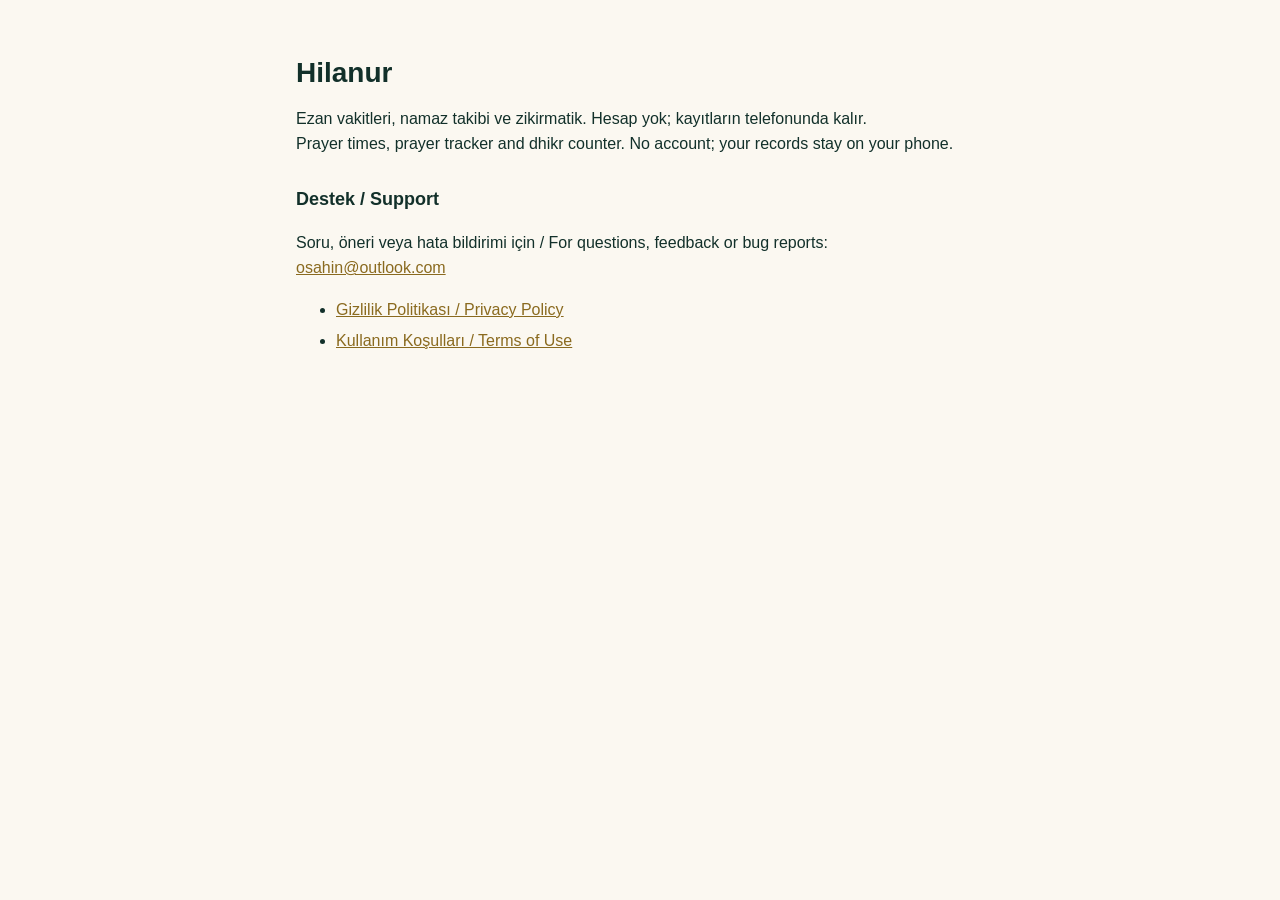
<file: index.html>
<!doctype html>
<html lang="tr">
<head>
<meta charset="utf-8">
<meta name="viewport" content="width=device-width, initial-scale=1">
<title>Hilanur</title>
<link rel="stylesheet" href="style.css">
</head>
<body>
<main>
<h1>Hilanur</h1>
<p>Ezan vakitleri, namaz takibi ve zikirmatik. Hesap yok; kayıtların telefonunda kalır.<br>
<span lang="en">Prayer times, prayer tracker and dhikr counter. No account; your records stay on your phone.</span></p>

<h2>Destek / Support</h2>
<p>Soru, öneri veya hata bildirimi için / For questions, feedback or bug reports:<br>
<a href="mailto:osahin@outlook.com">osahin@outlook.com</a></p>

<ul>
<li><a href="privacy.html">Gizlilik Politikası / Privacy Policy</a></li>
<li><a href="terms.html">Kullanım Koşulları / Terms of Use</a></li>
</ul>
</main>
</body>
</html>
</file>
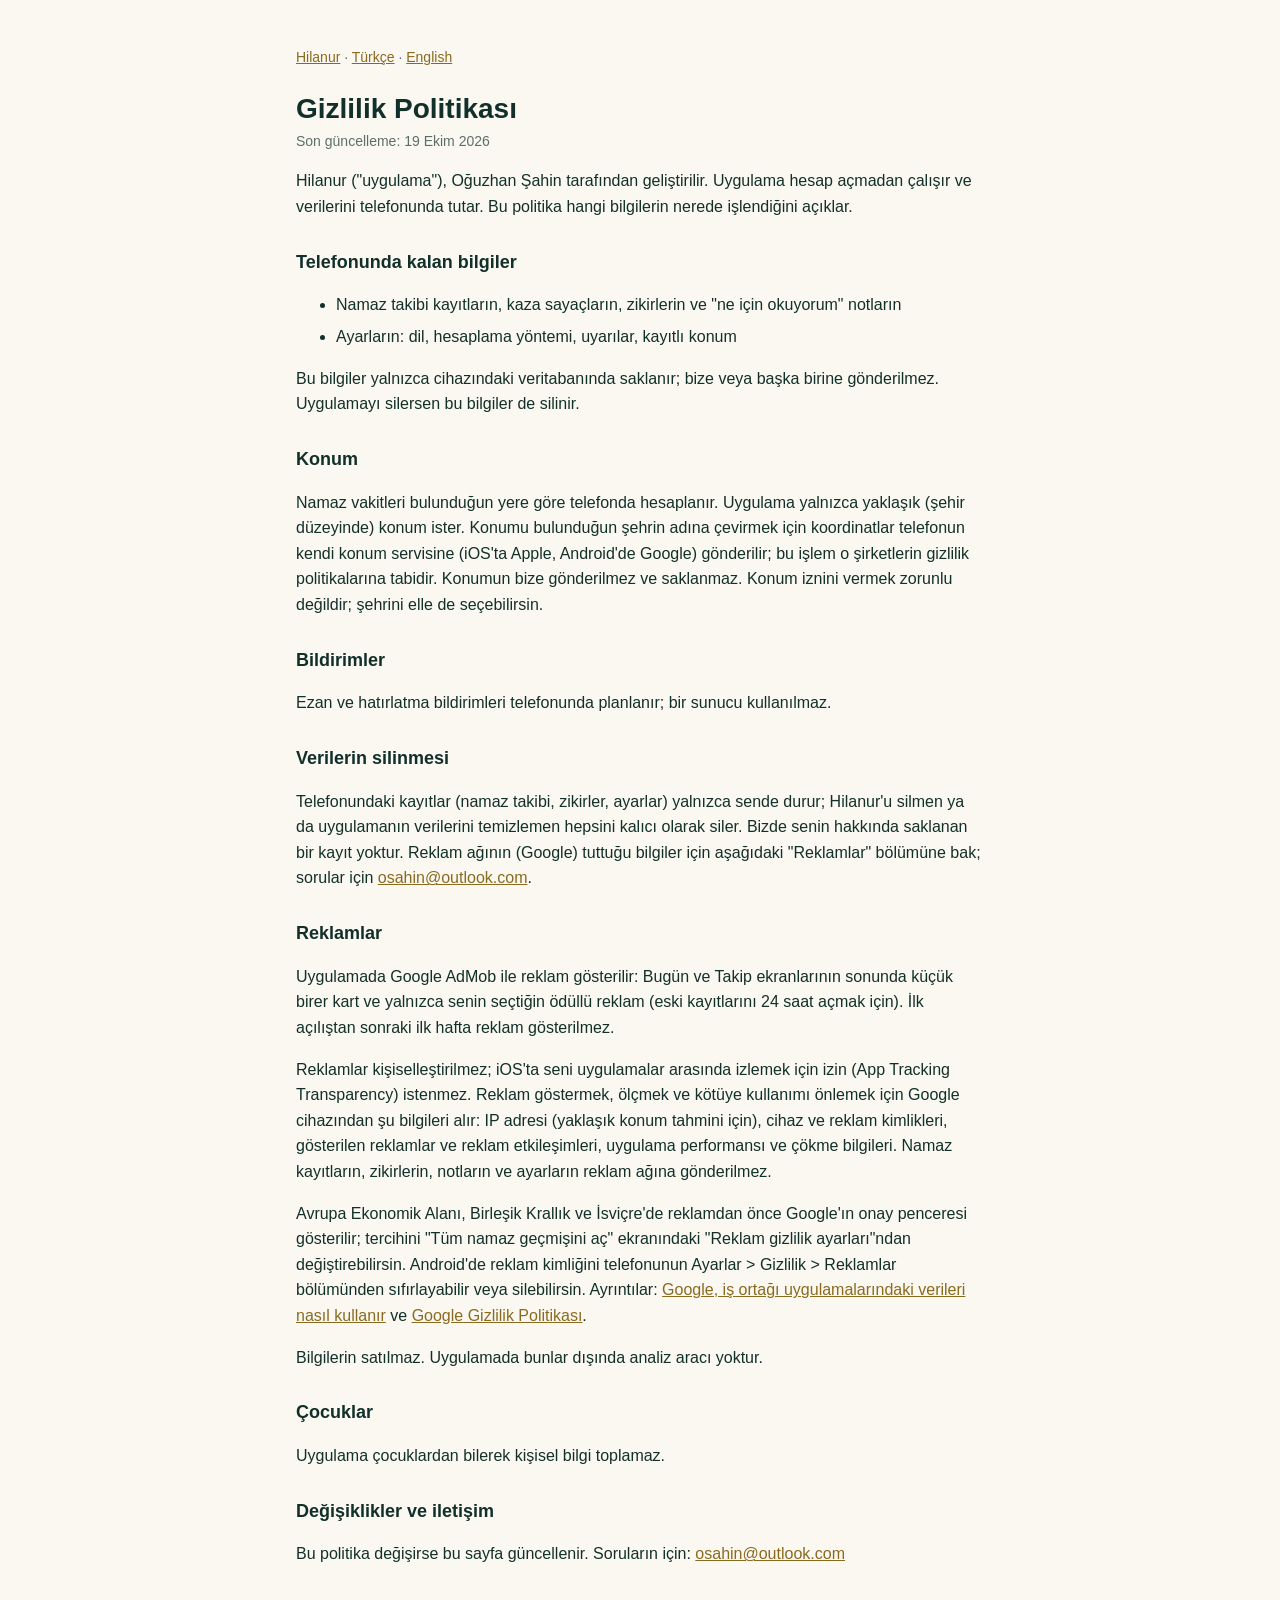
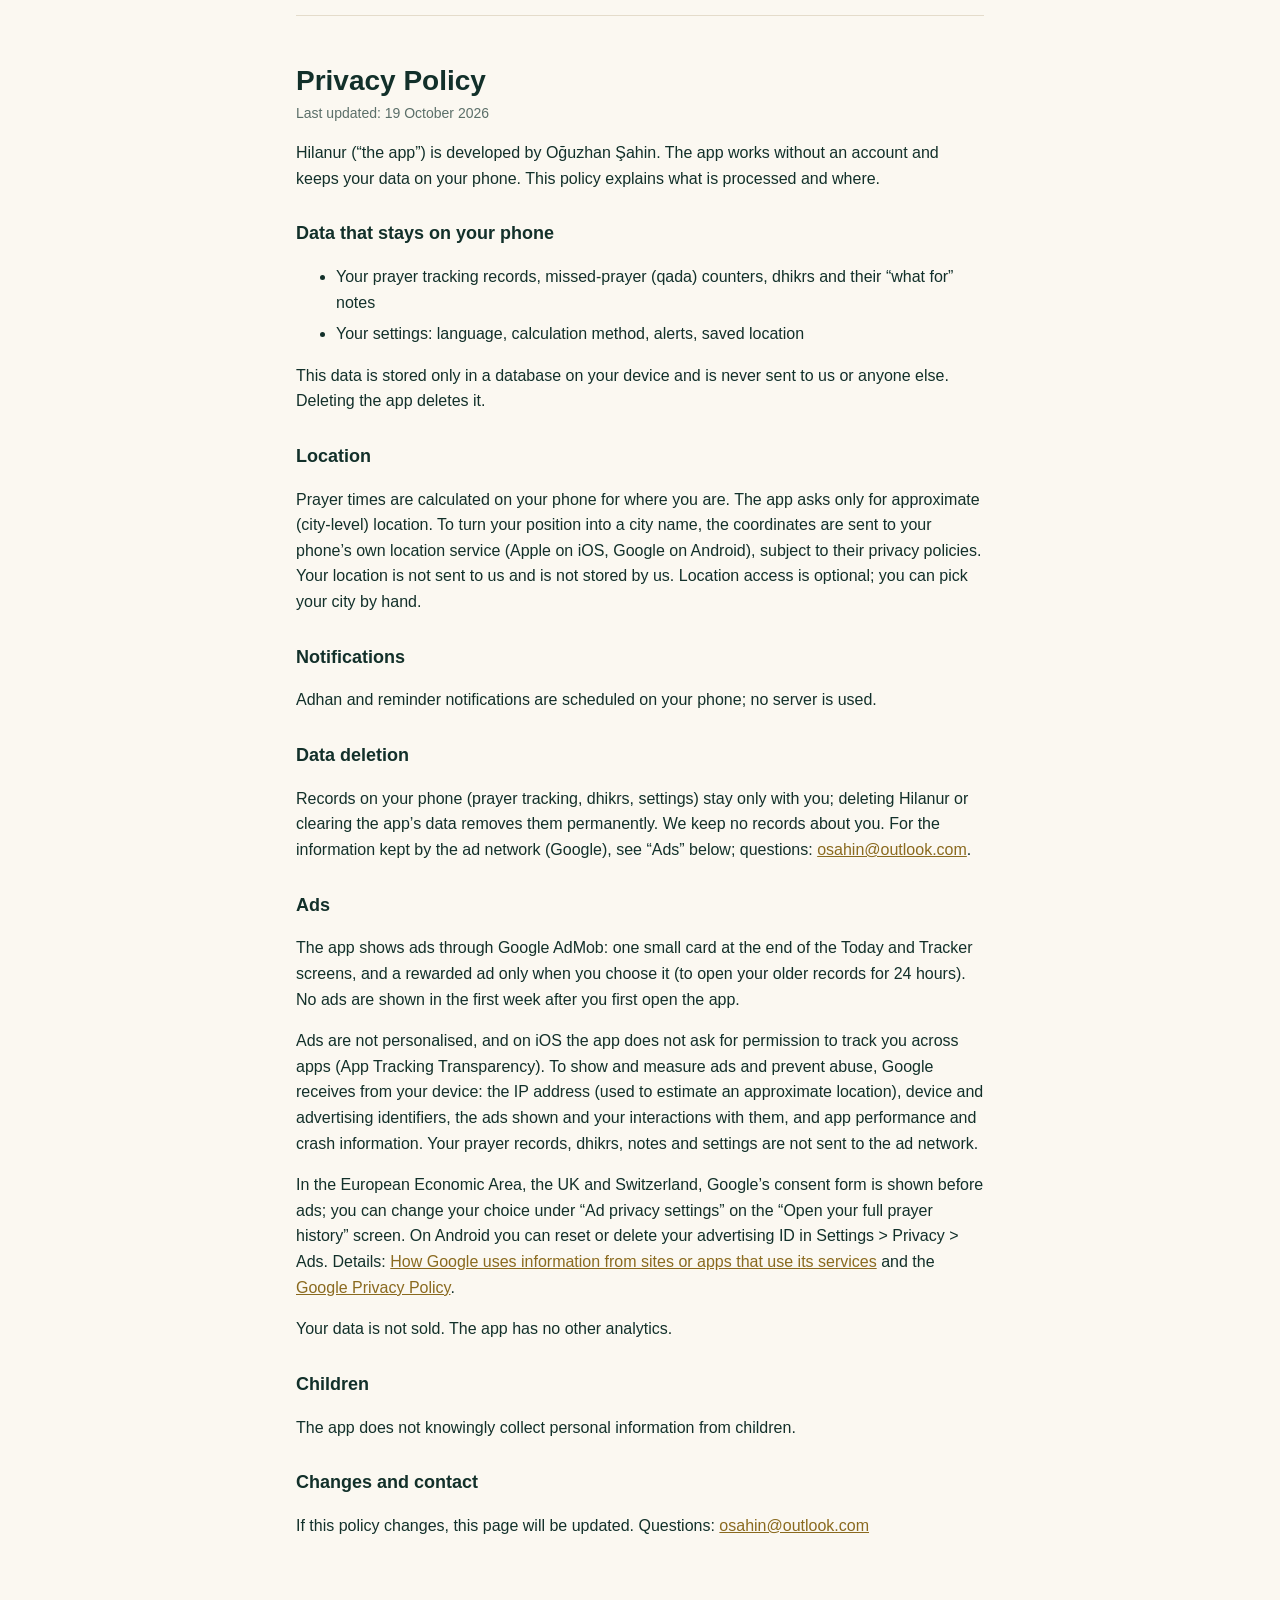
<file: privacy.html>
<!doctype html>
<html lang="tr">
<head>
<meta charset="utf-8">
<meta name="viewport" content="width=device-width, initial-scale=1">
<title>Hilanur — Gizlilik Politikası / Privacy Policy</title>
<link rel="stylesheet" href="style.css">
</head>
<body>
<main>
<p class="nav"><a href="index.html">Hilanur</a> · <a href="#tr">Türkçe</a> · <a href="#en">English</a></p>

<section id="tr" lang="tr">
<h1>Gizlilik Politikası</h1>
<p class="meta">Son güncelleme: 19 Ekim 2026</p>
<p>Hilanur ("uygulama"), Oğuzhan Şahin tarafından geliştirilir. Uygulama hesap açmadan çalışır ve verilerini telefonunda tutar. Bu politika hangi bilgilerin nerede işlendiğini açıklar.</p>

<h2>Telefonunda kalan bilgiler</h2>
<ul>
<li>Namaz takibi kayıtların, kaza sayaçların, zikirlerin ve "ne için okuyorum" notların</li>
<li>Ayarların: dil, hesaplama yöntemi, uyarılar, kayıtlı konum</li>
</ul>
<p>Bu bilgiler yalnızca cihazındaki veritabanında saklanır; bize veya başka birine gönderilmez. Uygulamayı silersen bu bilgiler de silinir.</p>

<h2>Konum</h2>
<p>Namaz vakitleri bulunduğun yere göre telefonda hesaplanır. Uygulama yalnızca yaklaşık (şehir düzeyinde) konum ister. Konumu bulunduğun şehrin adına çevirmek için koordinatlar telefonun kendi konum servisine (iOS'ta Apple, Android'de Google) gönderilir; bu işlem o şirketlerin gizlilik politikalarına tabidir. Konumun bize gönderilmez ve saklanmaz. Konum iznini vermek zorunlu değildir; şehrini elle de seçebilirsin.</p>

<h2>Bildirimler</h2>
<p>Ezan ve hatırlatma bildirimleri telefonunda planlanır; bir sunucu kullanılmaz.</p>

<h2 id="silme">Verilerin silinmesi</h2>
<p>Telefonundaki kayıtlar (namaz takibi, zikirler, ayarlar) yalnızca sende durur; Hilanur'u silmen ya da uygulamanın verilerini temizlemen hepsini kalıcı olarak siler. Bizde senin hakkında saklanan bir kayıt yoktur. Reklam ağının (Google) tuttuğu bilgiler için aşağıdaki "Reklamlar" bölümüne bak; sorular için <a href="mailto:osahin@outlook.com?subject=Hilanur%20veri%20silme">osahin@outlook.com</a>.</p>

<h2>Reklamlar</h2>
<p>Uygulamada Google AdMob ile reklam gösterilir: Bugün ve Takip ekranlarının sonunda küçük birer kart ve yalnızca senin seçtiğin ödüllü reklam (eski kayıtlarını 24 saat açmak için). İlk açılıştan sonraki ilk hafta reklam gösterilmez.</p>
<p>Reklamlar kişiselleştirilmez; iOS'ta seni uygulamalar arasında izlemek için izin (App Tracking Transparency) istenmez. Reklam göstermek, ölçmek ve kötüye kullanımı önlemek için Google cihazından şu bilgileri alır: IP adresi (yaklaşık konum tahmini için), cihaz ve reklam kimlikleri, gösterilen reklamlar ve reklam etkileşimleri, uygulama performansı ve çökme bilgileri. Namaz kayıtların, zikirlerin, notların ve ayarların reklam ağına gönderilmez.</p>
<p>Avrupa Ekonomik Alanı, Birleşik Krallık ve İsviçre'de reklamdan önce Google'ın onay penceresi gösterilir; tercihini "Tüm namaz geçmişini aç" ekranındaki "Reklam gizlilik ayarları"ndan değiştirebilirsin. Android'de reklam kimliğini telefonunun Ayarlar &gt; Gizlilik &gt; Reklamlar bölümünden sıfırlayabilir veya silebilirsin. Ayrıntılar: <a href="https://policies.google.com/technologies/partner-sites">Google, iş ortağı uygulamalarındaki verileri nasıl kullanır</a> ve <a href="https://policies.google.com/privacy">Google Gizlilik Politikası</a>.</p>
<p>Bilgilerin satılmaz. Uygulamada bunlar dışında analiz aracı yoktur.</p>

<h2>Çocuklar</h2>
<p>Uygulama çocuklardan bilerek kişisel bilgi toplamaz.</p>

<h2>Değişiklikler ve iletişim</h2>
<p>Bu politika değişirse bu sayfa güncellenir. Soruların için: <a href="mailto:osahin@outlook.com">osahin@outlook.com</a></p>
</section>

<hr>

<section id="en" lang="en">
<h1>Privacy Policy</h1>
<p class="meta">Last updated: 19 October 2026</p>
<p>Hilanur (“the app”) is developed by Oğuzhan Şahin. The app works without an account and keeps your data on your phone. This policy explains what is processed and where.</p>

<h2>Data that stays on your phone</h2>
<ul>
<li>Your prayer tracking records, missed-prayer (qada) counters, dhikrs and their “what for” notes</li>
<li>Your settings: language, calculation method, alerts, saved location</li>
</ul>
<p>This data is stored only in a database on your device and is never sent to us or anyone else. Deleting the app deletes it.</p>

<h2>Location</h2>
<p>Prayer times are calculated on your phone for where you are. The app asks only for approximate (city-level) location. To turn your position into a city name, the coordinates are sent to your phone’s own location service (Apple on iOS, Google on Android), subject to their privacy policies. Your location is not sent to us and is not stored by us. Location access is optional; you can pick your city by hand.</p>

<h2>Notifications</h2>
<p>Adhan and reminder notifications are scheduled on your phone; no server is used.</p>

<h2 id="delete">Data deletion</h2>
<p>Records on your phone (prayer tracking, dhikrs, settings) stay only with you; deleting Hilanur or clearing the app’s data removes them permanently. We keep no records about you. For the information kept by the ad network (Google), see “Ads” below; questions: <a href="mailto:osahin@outlook.com?subject=Hilanur%20data%20deletion">osahin@outlook.com</a>.</p>

<h2>Ads</h2>
<p>The app shows ads through Google AdMob: one small card at the end of the Today and Tracker screens, and a rewarded ad only when you choose it (to open your older records for 24 hours). No ads are shown in the first week after you first open the app.</p>
<p>Ads are not personalised, and on iOS the app does not ask for permission to track you across apps (App Tracking Transparency). To show and measure ads and prevent abuse, Google receives from your device: the IP address (used to estimate an approximate location), device and advertising identifiers, the ads shown and your interactions with them, and app performance and crash information. Your prayer records, dhikrs, notes and settings are not sent to the ad network.</p>
<p>In the European Economic Area, the UK and Switzerland, Google’s consent form is shown before ads; you can change your choice under “Ad privacy settings” on the “Open your full prayer history” screen. On Android you can reset or delete your advertising ID in Settings &gt; Privacy &gt; Ads. Details: <a href="https://policies.google.com/technologies/partner-sites">How Google uses information from sites or apps that use its services</a> and the <a href="https://policies.google.com/privacy">Google Privacy Policy</a>.</p>
<p>Your data is not sold. The app has no other analytics.</p>

<h2>Children</h2>
<p>The app does not knowingly collect personal information from children.</p>

<h2>Changes and contact</h2>
<p>If this policy changes, this page will be updated. Questions: <a href="mailto:osahin@outlook.com">osahin@outlook.com</a></p>
</section>
</main>
</body>
</html>
</file>
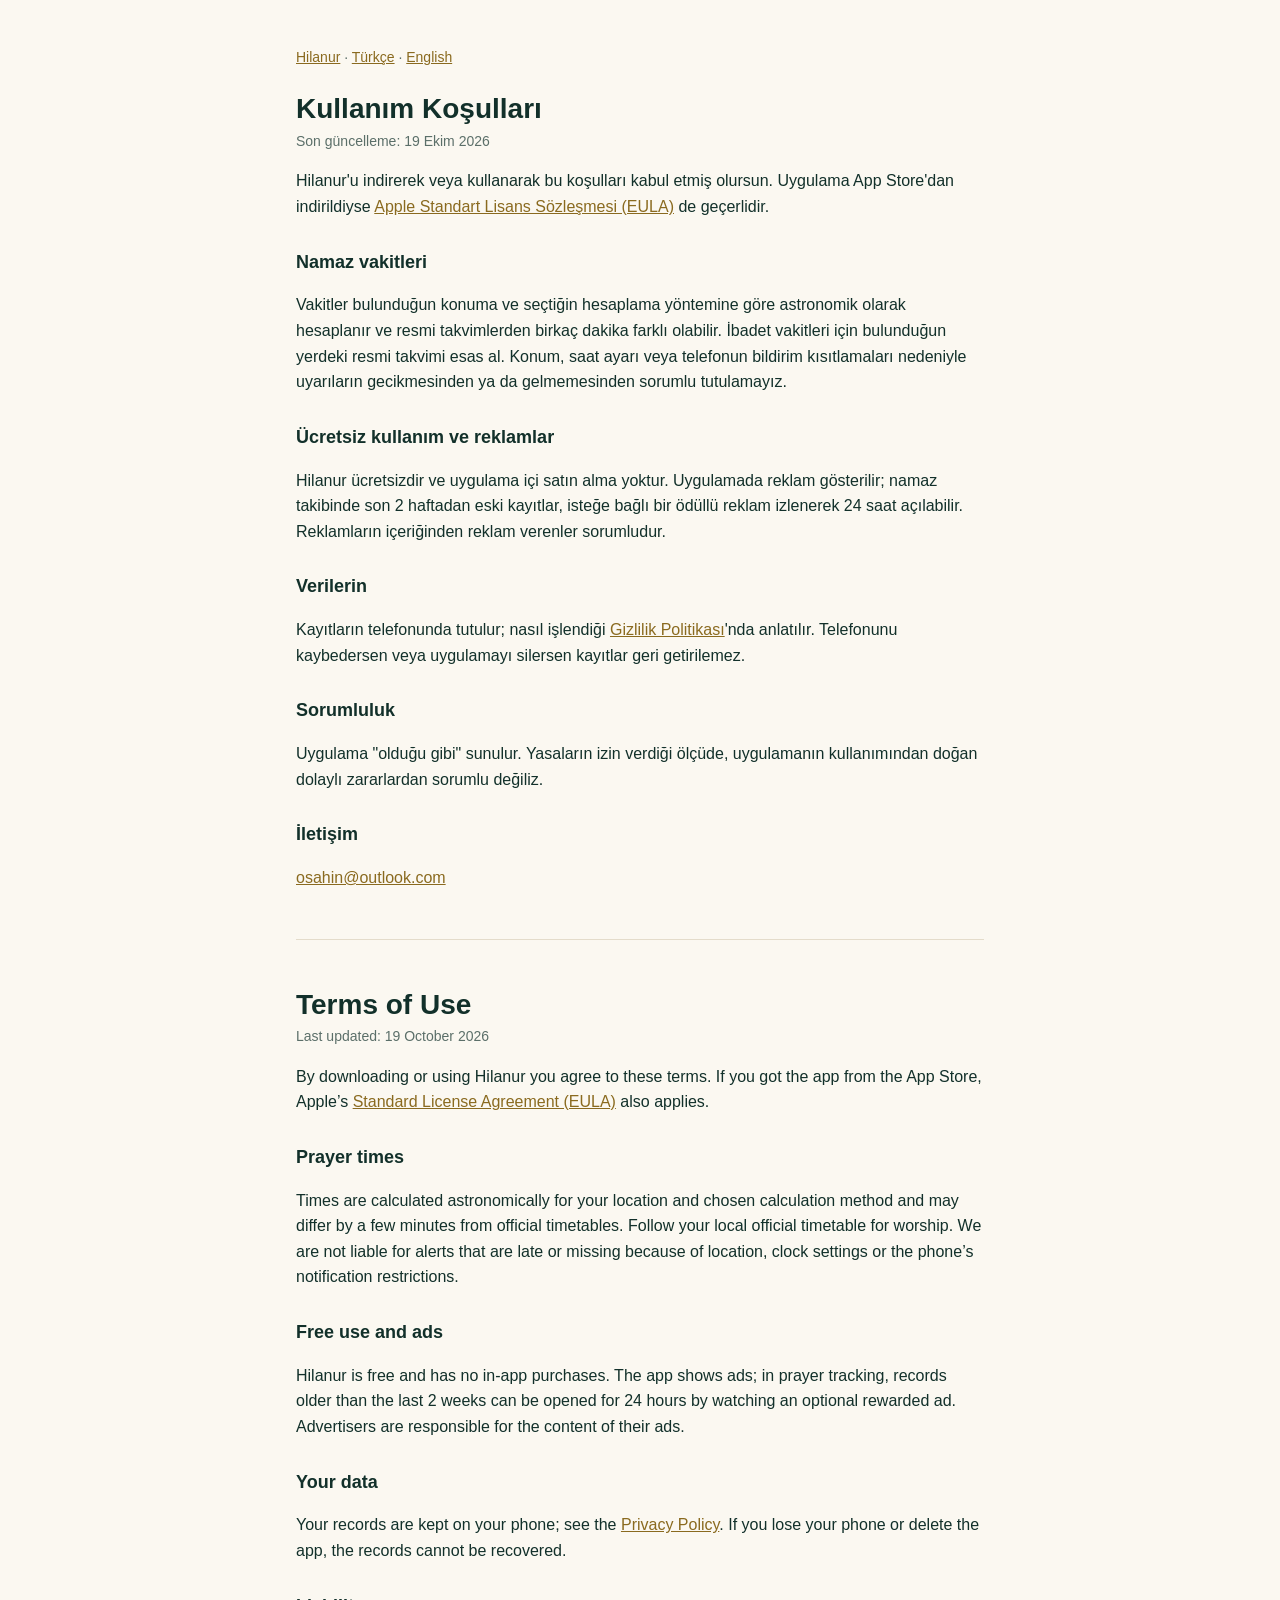
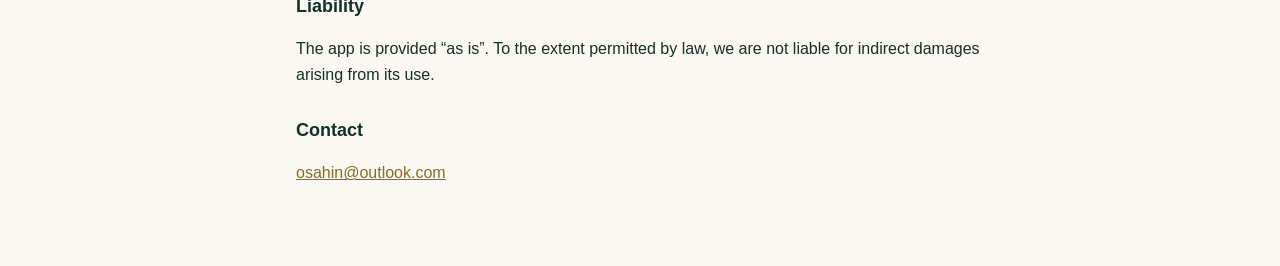
<file: terms.html>
<!doctype html>
<html lang="tr">
<head>
<meta charset="utf-8">
<meta name="viewport" content="width=device-width, initial-scale=1">
<title>Hilanur — Kullanım Koşulları / Terms of Use</title>
<link rel="stylesheet" href="style.css">
</head>
<body>
<main>
<p class="nav"><a href="index.html">Hilanur</a> · <a href="#tr">Türkçe</a> · <a href="#en">English</a></p>

<section id="tr" lang="tr">
<h1>Kullanım Koşulları</h1>
<p class="meta">Son güncelleme: 19 Ekim 2026</p>
<p>Hilanur'u indirerek veya kullanarak bu koşulları kabul etmiş olursun. Uygulama App Store'dan indirildiyse <a href="https://www.apple.com/legal/internet-services/itunes/dev/stdeula/">Apple Standart Lisans Sözleşmesi (EULA)</a> de geçerlidir.</p>

<h2>Namaz vakitleri</h2>
<p>Vakitler bulunduğun konuma ve seçtiğin hesaplama yöntemine göre astronomik olarak hesaplanır ve resmi takvimlerden birkaç dakika farklı olabilir. İbadet vakitleri için bulunduğun yerdeki resmi takvimi esas al. Konum, saat ayarı veya telefonun bildirim kısıtlamaları nedeniyle uyarıların gecikmesinden ya da gelmemesinden sorumlu tutulamayız.</p>

<h2>Ücretsiz kullanım ve reklamlar</h2>
<p>Hilanur ücretsizdir ve uygulama içi satın alma yoktur. Uygulamada reklam gösterilir; namaz takibinde son 2 haftadan eski kayıtlar, isteğe bağlı bir ödüllü reklam izlenerek 24 saat açılabilir. Reklamların içeriğinden reklam verenler sorumludur.</p>

<h2>Verilerin</h2>
<p>Kayıtların telefonunda tutulur; nasıl işlendiği <a href="privacy.html">Gizlilik Politikası</a>'nda anlatılır. Telefonunu kaybedersen veya uygulamayı silersen kayıtlar geri getirilemez.</p>

<h2>Sorumluluk</h2>
<p>Uygulama "olduğu gibi" sunulur. Yasaların izin verdiği ölçüde, uygulamanın kullanımından doğan dolaylı zararlardan sorumlu değiliz.</p>

<h2>İletişim</h2>
<p><a href="mailto:osahin@outlook.com">osahin@outlook.com</a></p>
</section>

<hr>

<section id="en" lang="en">
<h1>Terms of Use</h1>
<p class="meta">Last updated: 19 October 2026</p>
<p>By downloading or using Hilanur you agree to these terms. If you got the app from the App Store, Apple’s <a href="https://www.apple.com/legal/internet-services/itunes/dev/stdeula/">Standard License Agreement (EULA)</a> also applies.</p>

<h2>Prayer times</h2>
<p>Times are calculated astronomically for your location and chosen calculation method and may differ by a few minutes from official timetables. Follow your local official timetable for worship. We are not liable for alerts that are late or missing because of location, clock settings or the phone’s notification restrictions.</p>

<h2>Free use and ads</h2>
<p>Hilanur is free and has no in-app purchases. The app shows ads; in prayer tracking, records older than the last 2 weeks can be opened for 24 hours by watching an optional rewarded ad. Advertisers are responsible for the content of their ads.</p>

<h2>Your data</h2>
<p>Your records are kept on your phone; see the <a href="privacy.html">Privacy Policy</a>. If you lose your phone or delete the app, the records cannot be recovered.</p>

<h2>Liability</h2>
<p>The app is provided “as is”. To the extent permitted by law, we are not liable for indirect damages arising from its use.</p>

<h2>Contact</h2>
<p><a href="mailto:osahin@outlook.com">osahin@outlook.com</a></p>
</section>
</main>
</body>
</html>
</file>
<file: style.css>
:root {
  --bg: #fbf8f1;
  --ink: #12302a;
  --muted: #5b6f69;
  --accent: #8a6a1f;
  --rule: #e4dccb;
}
@media (prefers-color-scheme: dark) {
  :root {
    --bg: #0e1f1b;
    --ink: #eee7d6;
    --muted: #a9b5b0;
    --accent: #d9b45b;
    --rule: #26403a;
  }
}
* { box-sizing: border-box; }
body {
  margin: 0;
  background: var(--bg);
  color: var(--ink);
  font: 16px/1.6 -apple-system, BlinkMacSystemFont, "Segoe UI", Roboto, sans-serif;
}
main { max-width: 720px; margin: 0 auto; padding: 32px 16px 64px; }
h1 { font-size: 28px; line-height: 1.2; margin: 24px 0 4px; }
h2 { font-size: 18px; margin: 28px 0 6px; }
a { color: var(--accent); }
.nav { font-size: 14px; color: var(--muted); }
.meta { color: var(--muted); font-size: 14px; margin-top: 0; }
hr { border: 0; border-top: 1px solid var(--rule); margin: 48px 0; }
li { margin-bottom: 6px; }
</file>
